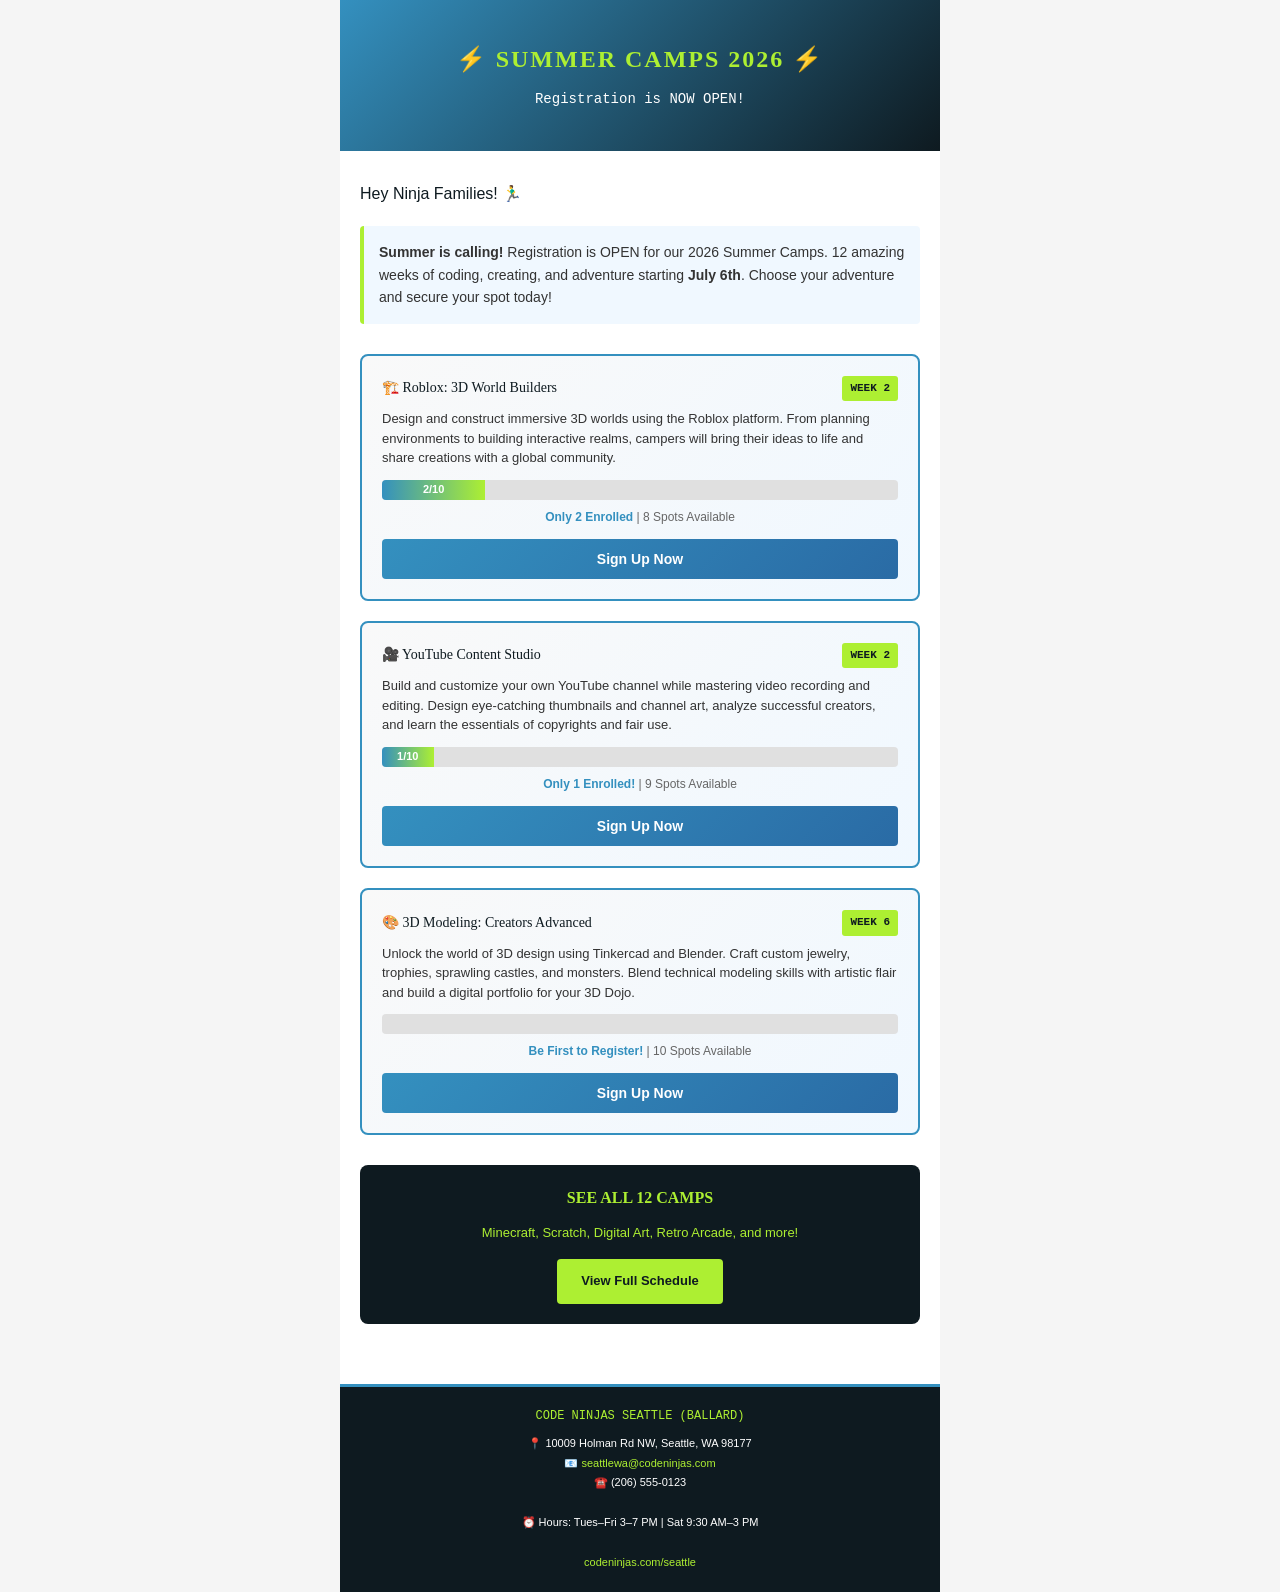
<file: CNS_Emailer/Email_Summer_1_Kickoff.html>
<!DOCTYPE html>
<html lang="en">
<head>
    <meta charset="UTF-8">
    <meta name="viewport" content="width=device-width, initial-scale=1.0">
    <title>Code Ninjas Summer Camps 2026 - Registration Open!</title>
    <style>
        * {
            margin: 0;
            padding: 0;
            box-sizing: border-box;
        }
        body {
            font-family: 'Arial', sans-serif;
            line-height: 1.6;
            color: #333;
            background-color: #f5f5f5;
        }
        .email-container {
            max-width: 600px;
            margin: 0 auto;
            background-color: #ffffff;
        }
        .header {
            background: linear-gradient(135deg, #3490bf 0%, #0e1a20 100%);
            color: #adef32;
            padding: 40px 20px;
            text-align: center;
        }
        .header h1 {
            font-family: 'Press Start 2P', cursive;
            font-size: 24px;
            margin-bottom: 10px;
            letter-spacing: 2px;
        }
        .header p {
            font-family: 'VT323', monospace;
            font-size: 14px;
            color: #ffffff;
        }
        .content {
            padding: 30px 20px;
        }
        .greeting {
            font-size: 16px;
            color: #0e1a20;
            margin-bottom: 20px;
        }
        .greeting strong {
            color: #3490bf;
        }
        .intro-text {
            background-color: #f0f8ff;
            border-left: 4px solid #adef32;
            padding: 15px;
            margin-bottom: 30px;
            font-size: 14px;
            color: #333;
            border-radius: 4px;
        }
        .camps-section {
            margin-bottom: 30px;
        }
        .camp-card {
            background: linear-gradient(135deg, #f9f9f9 0%, #f0f8ff 100%);
            border: 2px solid #3490bf;
            border-radius: 8px;
            padding: 20px;
            margin-bottom: 20px;
            transition: all 0.3s ease;
        }
        .camp-card:hover {
            border-color: #adef32;
            box-shadow: 0 4px 12px rgba(52, 144, 191, 0.2);
        }
        .camp-title {
            font-family: 'Press Start 2P', cursive;
            font-size: 14px;
            color: #0e1a20;
            margin-bottom: 8px;
            display: flex;
            justify-content: space-between;
            align-items: center;
        }
        .camp-week {
            font-family: 'VT323', monospace;
            font-size: 11px;
            background-color: #adef32;
            color: #0e1a20;
            padding: 4px 8px;
            border-radius: 3px;
            font-weight: bold;
        }
        .camp-description {
            font-size: 13px;
            color: #333;
            margin-bottom: 12px;
            line-height: 1.5;
        }
        .enrollment-bar {
            background-color: #e0e0e0;
            border-radius: 4px;
            height: 20px;
            margin-bottom: 8px;
            overflow: hidden;
        }
        .enrollment-fill {
            height: 100%;
            background: linear-gradient(90deg, #3490bf, #adef32);
            display: flex;
            align-items: center;
            justify-content: center;
            font-size: 11px;
            color: white;
            font-weight: bold;
        }
        .enrollment-text {
            font-size: 12px;
            color: #666;
            margin-bottom: 12px;
            text-align: center;
        }
        .enrollment-highlight {
            color: #3490bf;
            font-weight: bold;
        }
        .cta-button {
            display: inline-block;
            background: linear-gradient(135deg, #3490bf 0%, #2a6ba5 100%);
            color: #ffffff;
            padding: 12px 24px;
            border-radius: 4px;
            text-decoration: none;
            font-weight: bold;
            text-align: center;
            width: 100%;
            font-size: 14px;
            border: none;
            cursor: pointer;
            transition: all 0.3s ease;
        }
        .cta-button:hover {
            background: linear-gradient(135deg, #adef32 0%, #8bc700 100%);
            color: #0e1a20;
        }
        .all-camps-section {
            background-color: #0e1a20;
            color: #adef32;
            padding: 20px;
            text-align: center;
            border-radius: 8px;
            margin: 30px 0;
        }
        .all-camps-section h2 {
            font-family: 'Press Start 2P', cursive;
            font-size: 16px;
            margin-bottom: 12px;
        }
        .all-camps-section p {
            font-size: 13px;
            margin-bottom: 15px;
        }
        .all-camps-button {
            background-color: #adef32;
            color: #0e1a20;
            padding: 12px 24px;
            text-decoration: none;
            border-radius: 4px;
            font-weight: bold;
            display: inline-block;
            font-size: 13px;
            transition: all 0.3s ease;
        }
        .all-camps-button:hover {
            background-color: #ffffff;
        }
        .footer {
            background-color: #0e1a20;
            color: #adef32;
            padding: 20px;
            text-align: center;
            font-size: 12px;
            border-top: 3px solid #3490bf;
        }
        .footer-heading {
            font-family: 'VT323', monospace;
            font-size: 12px;
            margin-bottom: 8px;
        }
        .footer-content {
            font-size: 11px;
            line-height: 1.8;
            color: #ffffff;
        }
        .footer a {
            color: #adef32;
            text-decoration: none;
        }
        @media (max-width: 600px) {
            .header h1 {
                font-size: 18px;
            }
            .camp-title {
                flex-direction: column;
                align-items: flex-start;
            }
            .camp-week {
                margin-top: 8px;
                display: inline-block;
            }
        }
    </style>
</head>
<body>
    <div class="email-container">
        <!-- HEADER -->
        <div class="header">
            <h1>⚡ SUMMER CAMPS 2026 ⚡</h1>
            <p>Registration is NOW OPEN!</p>
        </div>

        <!-- CONTENT -->
        <div class="content">
            <!-- GREETING -->
            <div class="greeting">
                Hey Ninja Families! 🏃‍♂️
            </div>

            <!-- INTRO -->
            <div class="intro-text">
                <strong>Summer is calling!</strong> Registration is OPEN for our 2026 Summer Camps. 12 amazing weeks of coding, creating, and adventure starting <strong>July 6th</strong>. Choose your adventure and secure your spot today!
            </div>

            <!-- FEATURED CAMPS -->
            <div class="camps-section">
                <!-- CAMP 1: ROBLOX -->
                <div class="camp-card">
                    <div class="camp-title">
                        <span>🏗️ Roblox: 3D World Builders</span>
                        <span class="camp-week">WEEK 2</span>
                    </div>
                    <div class="camp-description">
                        Design and construct immersive 3D worlds using the Roblox platform. From planning environments to building interactive realms, campers will bring their ideas to life and share creations with a global community.
                    </div>
                    <div class="enrollment-bar">
                        <div class="enrollment-fill" style="width: 20%;">
                            2/10
                        </div>
                    </div>
                    <div class="enrollment-text">
                        <span class="enrollment-highlight">Only 2 Enrolled</span> | 8 Spots Available
                    </div>
                    <button class="cta-button">Sign Up Now</button>
                </div>

                <!-- CAMP 2: YOUTUBE -->
                <div class="camp-card">
                    <div class="camp-title">
                        <span>🎥 YouTube Content Studio</span>
                        <span class="camp-week">WEEK 2</span>
                    </div>
                    <div class="camp-description">
                        Build and customize your own YouTube channel while mastering video recording and editing. Design eye-catching thumbnails and channel art, analyze successful creators, and learn the essentials of copyrights and fair use.
                    </div>
                    <div class="enrollment-bar">
                        <div class="enrollment-fill" style="width: 10%;">
                            1/10
                        </div>
                    </div>
                    <div class="enrollment-text">
                        <span class="enrollment-highlight">Only 1 Enrolled!</span> | 9 Spots Available
                    </div>
                    <button class="cta-button">Sign Up Now</button>
                </div>

                <!-- CAMP 3: 3D MODELING ADVANCED -->
                <div class="camp-card">
                    <div class="camp-title">
                        <span>🎨 3D Modeling: Creators Advanced</span>
                        <span class="camp-week">WEEK 6</span>
                    </div>
                    <div class="camp-description">
                        Unlock the world of 3D design using Tinkercad and Blender. Craft custom jewelry, trophies, sprawling castles, and monsters. Blend technical modeling skills with artistic flair and build a digital portfolio for your 3D Dojo.
                    </div>
                    <div class="enrollment-bar">
                        <div class="enrollment-fill" style="width: 0%;">
                        </div>
                    </div>
                    <div class="enrollment-text">
                        <span class="enrollment-highlight">Be First to Register!</span> | 10 Spots Available
                    </div>
                    <button class="cta-button">Sign Up Now</button>
                </div>
            </div>

            <!-- ALL CAMPS CTA -->
            <div class="all-camps-section">
                <h2>SEE ALL 12 CAMPS</h2>
                <p>Minecraft, Scratch, Digital Art, Retro Arcade, and more!</p>
                <a href="https://members.codeninjas.com/" class="all-camps-button">View Full Schedule</a>
            </div>
        </div>

        <!-- FOOTER -->
        <div class="footer">
            <div class="footer-heading">CODE NINJAS SEATTLE (BALLARD)</div>
            <div class="footer-content">
                📍 10009 Holman Rd NW, Seattle, WA 98177<br>
                📧 <a href="mailto:seattlewa@codeninjas.com">seattlewa@codeninjas.com</a><br>
                ☎️ (206) 555-0123<br>
                <br>
                ⏰ Hours: Tues–Fri 3–7 PM | Sat 9:30 AM–3 PM<br>
                <br>
                <a href="https://members.codeninjas.com/">codeninjas.com/seattle</a>
            </div>
        </div>
    </div>
</body>
</html>
</file>
